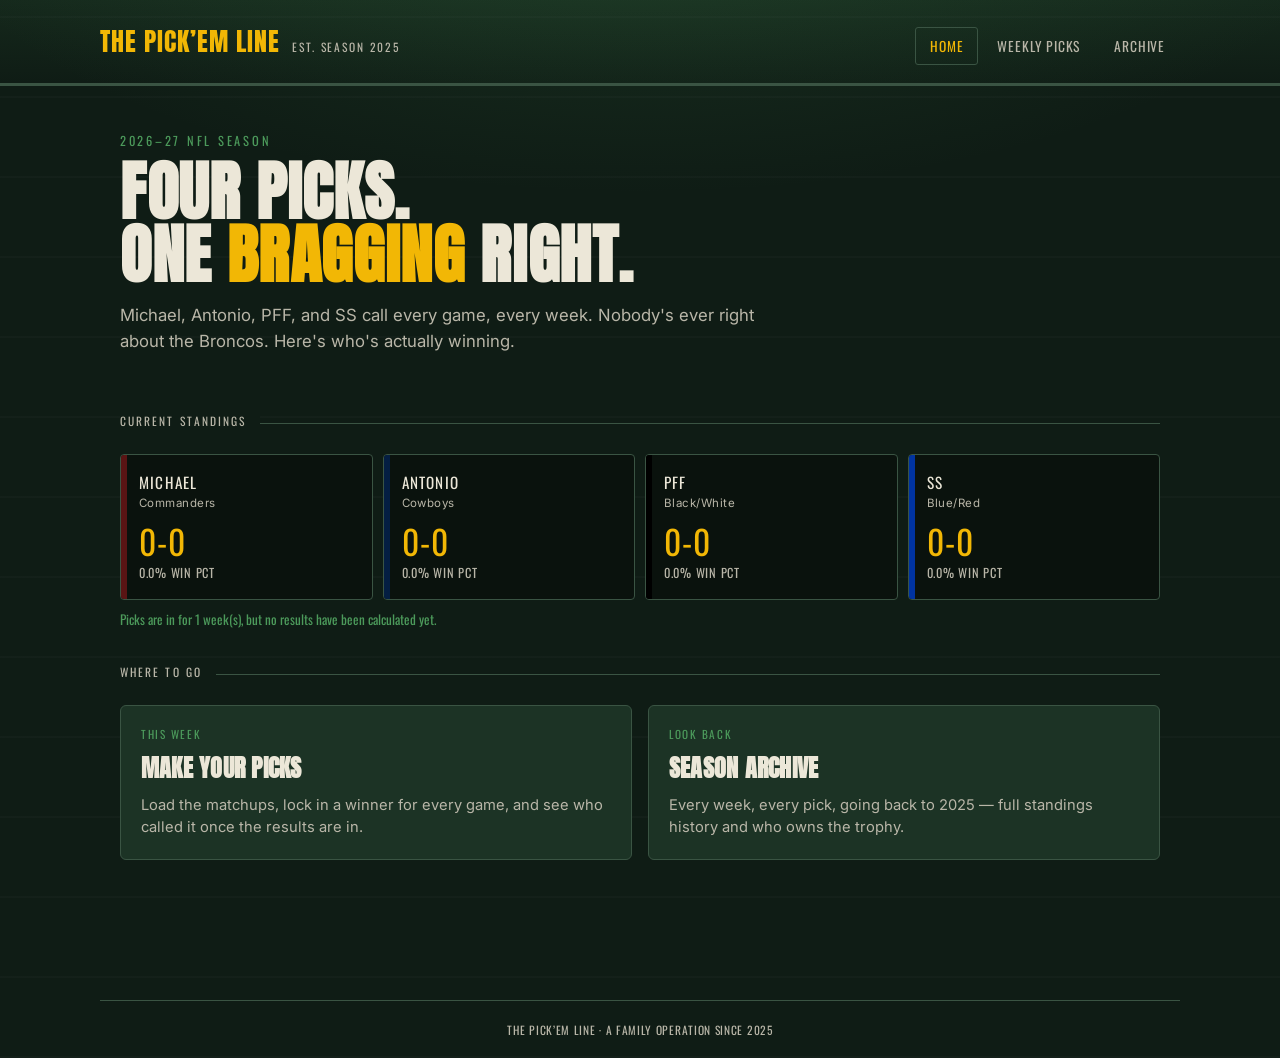
<file: index.html>
<!DOCTYPE html>
<html lang="en">
<head>
<meta charset="UTF-8">
<meta name="viewport" content="width=device-width, initial-scale=1.0">
<title>The Pick&rsquo;em Line &mdash; NFL 2026&ndash;27</title>
<link rel="preconnect" href="https://fonts.googleapis.com">
<link href="https://fonts.googleapis.com/css2?family=Anton&family=Oswald:wght@400;500;600&family=Inter:wght@400;500;600&display=swap" rel="stylesheet">
<link rel="stylesheet" href="assets/style.css">
</head>
<body>

<header class="site-header">
  <div class="site-header-inner">
    <div class="brand">
      <a href="index.html" class="brand-mark">The Pick&rsquo;em Line</a>
      <span class="brand-tag">Est. Season 2025</span>
    </div>
    <nav class="site-nav">
      <a href="index.html" class="active">Home</a>
      <a href="picks.html">Weekly Picks</a>
      <a href="archive.html">Archive</a>
    </nav>
  </div>
</header>

<main class="page">

  <section class="hero">
    <p class="hero-eyebrow">2026&ndash;27 NFL Season</p>
    <h1>Four picks.<br>One <span class="accent">bragging</span> right.</h1>
    <p class="lede">
      Michael, Antonio, PFF, and SS call every game, every week. Nobody's ever right
      about the Broncos. Here's who's actually winning.
    </p>
  </section>

  <div class="yard-divider" data-label="Current Standings"></div>

  <section>
    <div id="scoreboard" class="scoreboard">
      <!-- filled by JS -->
    </div>
    <p id="scoreboard-note" class="status-line"></p>
  </section>

  <div class="yard-divider" data-label="Where to go"></div>

  <section class="cards-grid">
    <a href="picks.html" class="link-card">
      <p class="lc-eyebrow">This week</p>
      <h3>Make Your Picks</h3>
      <p>Load the matchups, lock in a winner for every game, and see who called it once the results are in.</p>
    </a>
    <a href="archive.html" class="link-card">
      <p class="lc-eyebrow">Look back</p>
      <h3>Season Archive</h3>
      <p>Every week, every pick, going back to 2025 &mdash; full standings history and who owns the trophy.</p>
    </a>
  </section>

</main>

<footer class="site-footer">The Pick&rsquo;em Line &middot; A Family Operation Since 2025</footer>

<script src="assets/players.js"></script>
<script src="assets/app.js"></script>
<script>
  (async function init() {
    const weeks = await fetchSeasonWeeks(SEASON);
    const record = computeStandings(weeks);
    const board = document.getElementById("scoreboard");
    const note = document.getElementById("scoreboard-note");

    renderScoreboard(board, record);

    const anyGames = Object.values(record).some((r) => r.wins + r.losses > 0);
    if (weeks.length === 0) {
      note.textContent = "No weeks posted yet for the " + SEASON + " season \u2014 head to Weekly Picks to get Week 1 started.";
    } else if (!anyGames) {
      note.textContent = "Picks are in for " + weeks.length + " week(s), but no results have been calculated yet.";
    } else {
      note.textContent = "";
    }
  })();
</script>
</body>
</html>
</file>
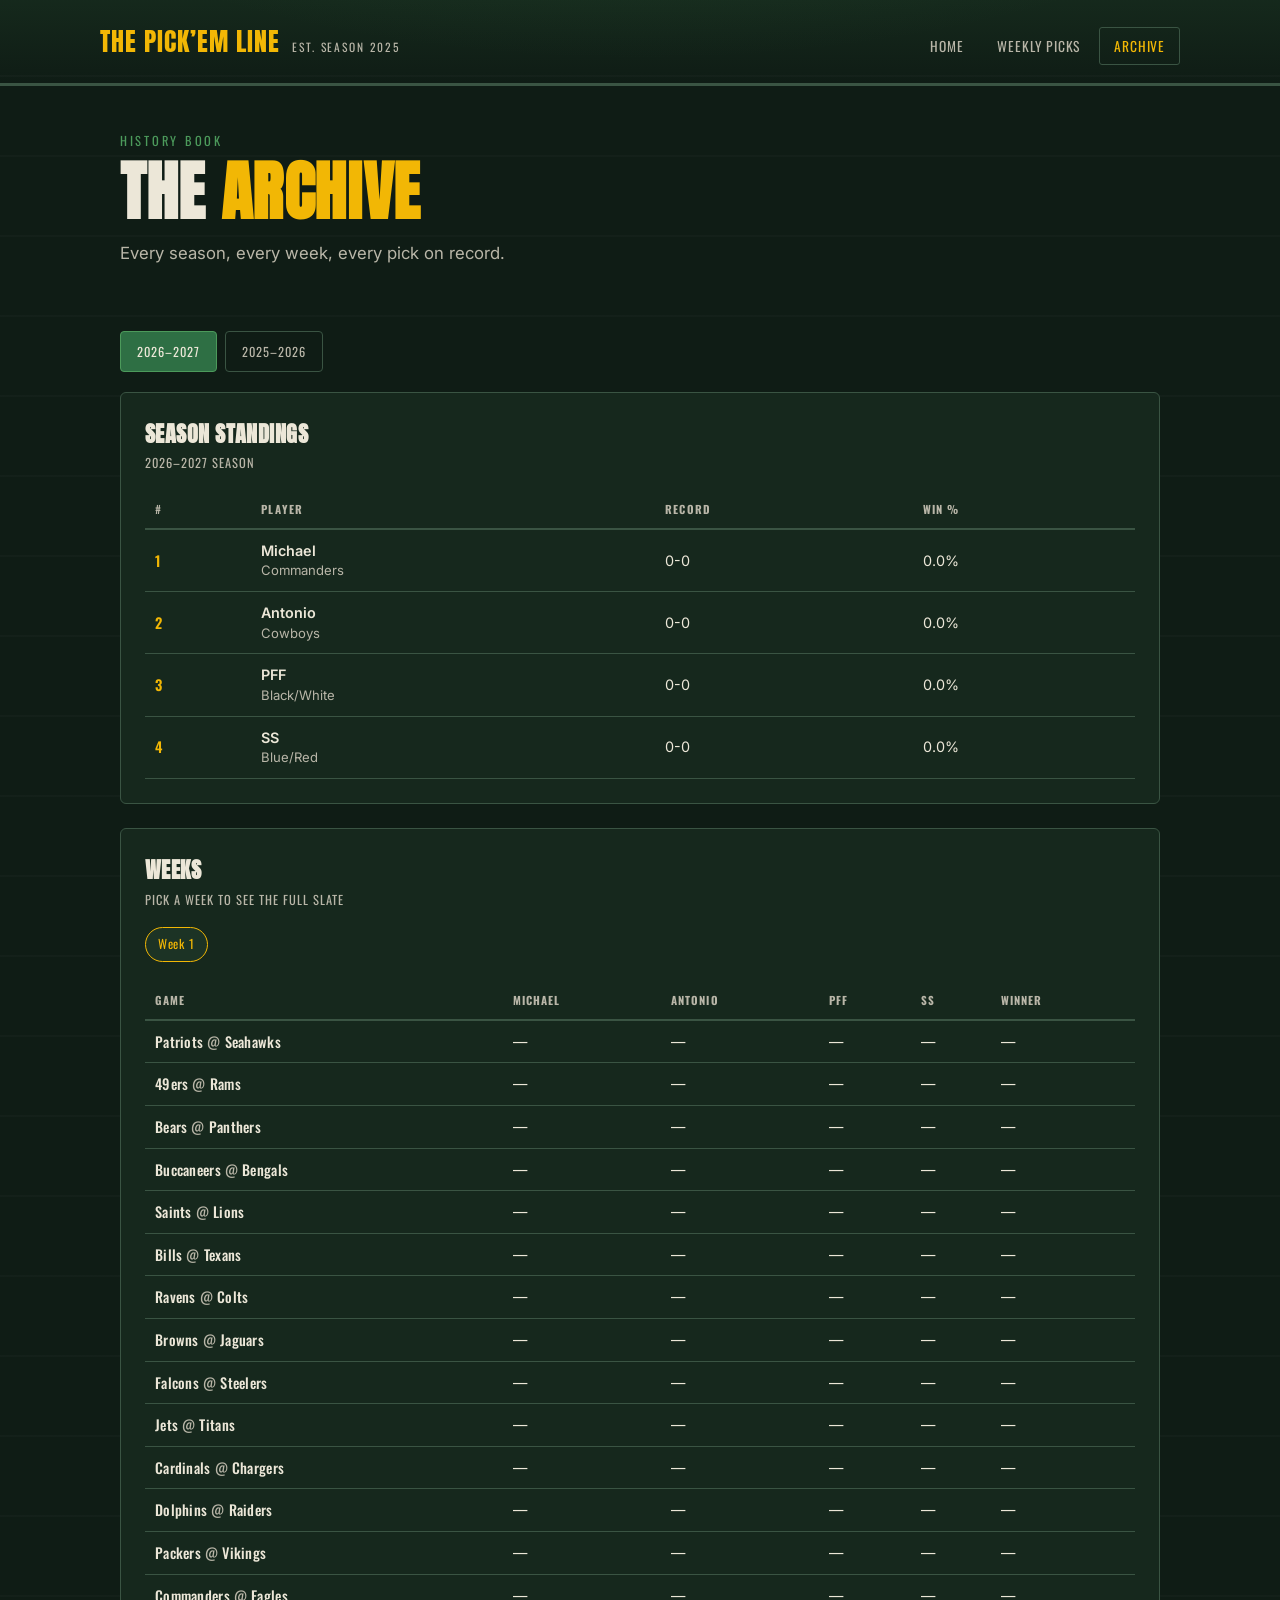
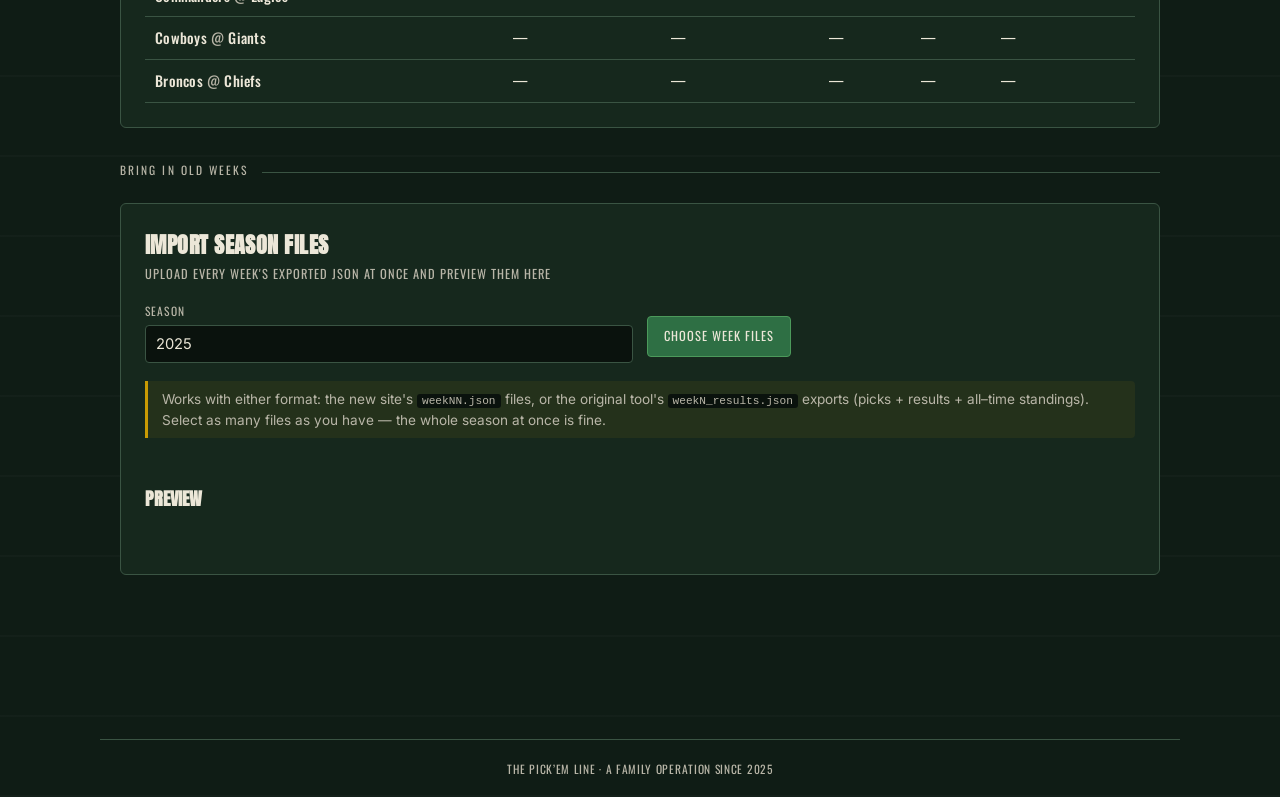
<file: archive.html>
<!DOCTYPE html>
<html lang="en">
<head>
<meta charset="UTF-8">
<meta name="viewport" content="width=device-width, initial-scale=1.0">
<title>Archive &mdash; The Pick&rsquo;em Line</title>
<link rel="preconnect" href="https://fonts.googleapis.com">
<link href="https://fonts.googleapis.com/css2?family=Anton&family=Oswald:wght@400;500;600&family=Inter:wght@400;500;600&display=swap" rel="stylesheet">
<link rel="stylesheet" href="assets/style.css">
</head>
<body>

<header class="site-header">
  <div class="site-header-inner">
    <div class="brand">
      <a href="index.html" class="brand-mark">The Pick&rsquo;em Line</a>
      <span class="brand-tag">Est. Season 2025</span>
    </div>
    <nav class="site-nav">
      <a href="index.html">Home</a>
      <a href="picks.html">Weekly Picks</a>
      <a href="archive.html" class="active">Archive</a>
    </nav>
  </div>
</header>

<main class="page">

  <section class="hero">
    <p class="hero-eyebrow">History Book</p>
    <h1>The <span class="accent">Archive</span></h1>
    <p class="lede">Every season, every week, every pick on record.</p>
  </section>

  <div class="season-tabs" id="season-tabs"></div>

  <section class="panel">
    <h2>Season Standings</h2>
    <p class="panel-sub" id="season-standings-sub"></p>
    <div id="season-standings"></div>
  </section>

  <section class="panel">
    <h2>Weeks</h2>
    <p class="panel-sub">Pick a week to see the full slate</p>
    <div id="week-list" class="week-list"></div>
    <div id="week-detail"></div>
  </section>

  <div class="yard-divider" data-label="Bring in old weeks"></div>

  <section class="panel">
    <h2>Import Season Files</h2>
    <p class="panel-sub">Upload every week's exported JSON at once and preview them here</p>

    <div class="field-row">
      <div>
        <label for="import-season">Season</label>
        <input type="text" id="import-season" placeholder="2025">
      </div>
      <div style="align-self:end;">
        <label class="btn file-label">
          Choose Week Files
          <input type="file" id="import-files" accept="application/json" multiple style="display:none;">
        </label>
      </div>
    </div>

    <div class="tip">
      Works with either format: the new site's <code>weekNN.json</code> files, or the original
      tool's <code>weekN_results.json</code> exports (picks + results + all&ndash;time standings).
      Select as many files as you have &mdash; the whole season at once is fine.
    </div>

    <p id="import-status" class="status-line"></p>

    <div id="import-preview">
      <h3 style="font-family:var(--font-display); text-transform:uppercase; font-size:1.1rem;">Preview</h3>
      <div id="import-standings"></div>
      <div id="import-week-pills" class="week-list" style="margin-top:16px;"></div>
      <div id="import-week-detail"></div>
    </div>

    <div class="btn-row" id="import-download-row" style="display:none;">
      <button id="btn-download-bundle" class="amber" type="button">Download data/&lt;season&gt;/ bundle</button>
    </div>
  </section>

</main>

<footer class="site-footer">The Pick&rsquo;em Line &middot; A Family Operation Since 2025</footer>

<script src="assets/players.js"></script>
<script src="assets/app.js"></script>
<script src="assets/archive.js"></script>
<script src="assets/import-legacy.js"></script>
</body>
</html>
</file>
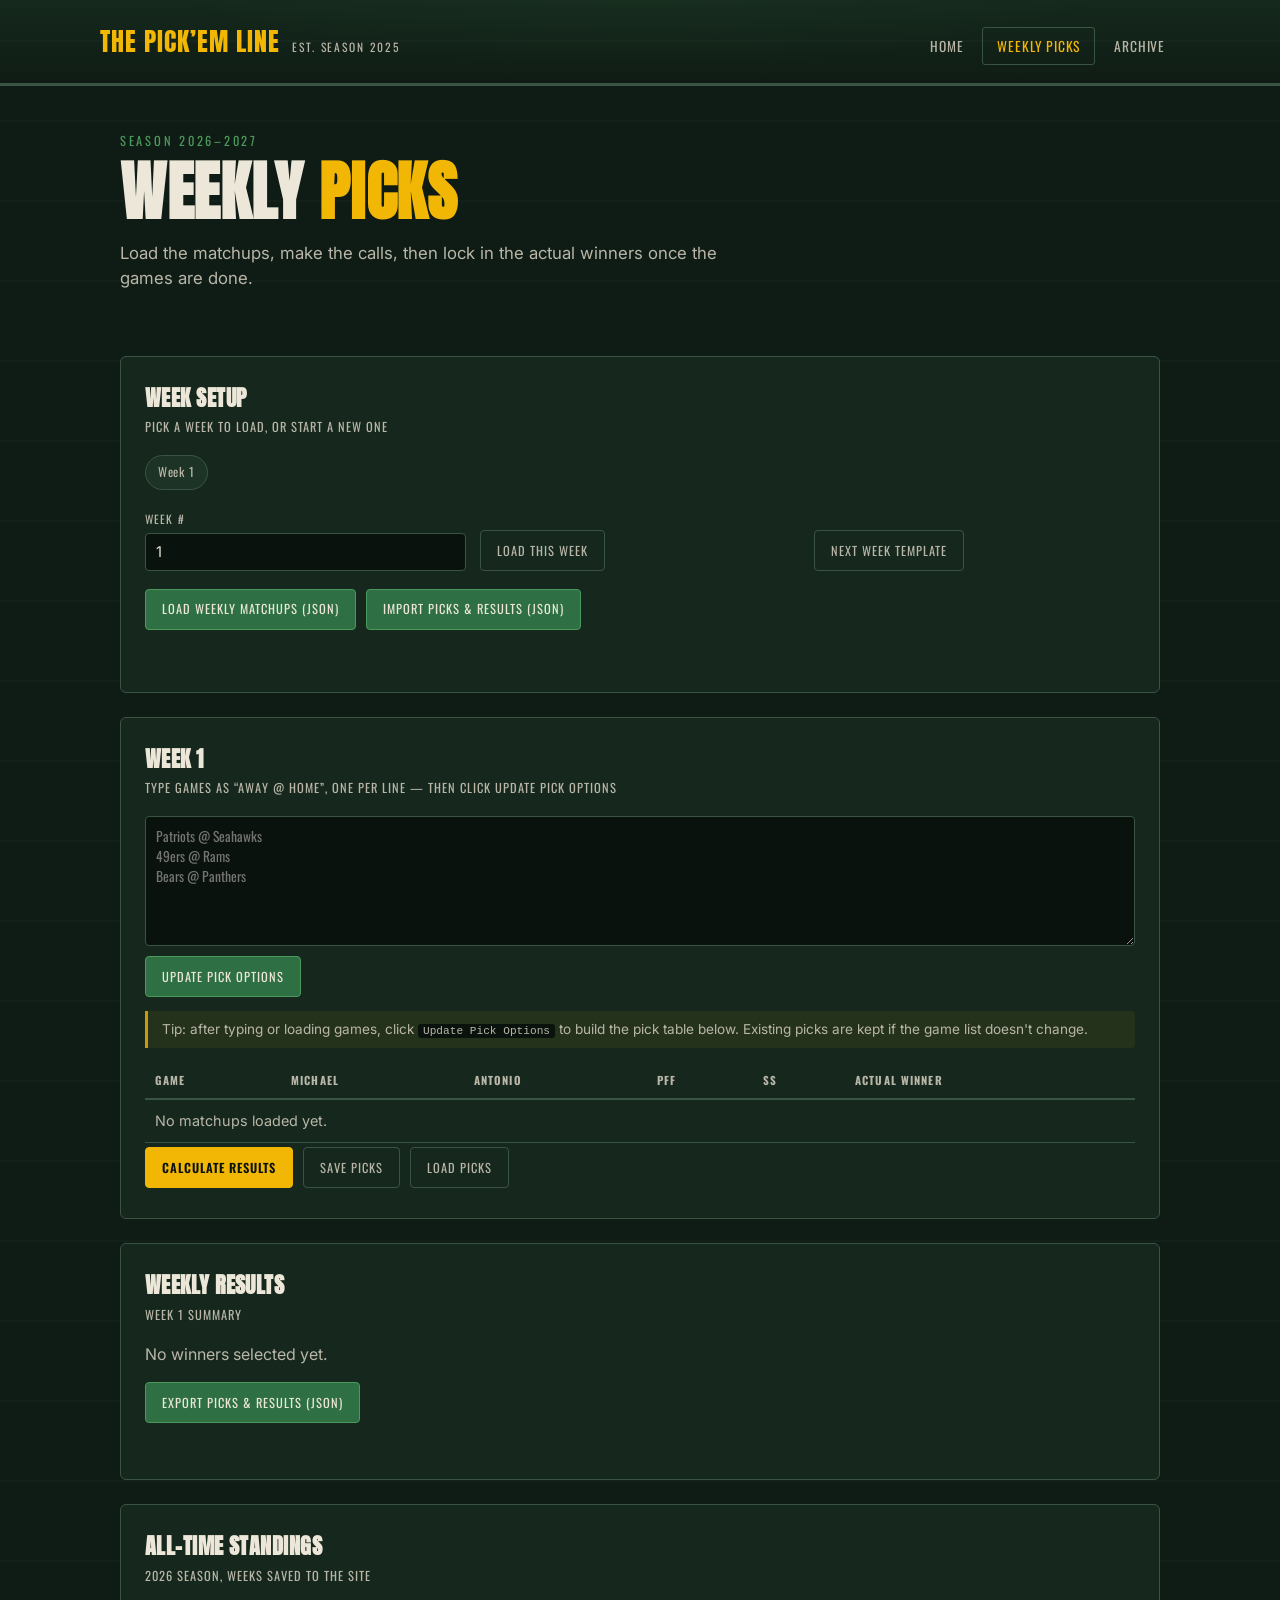
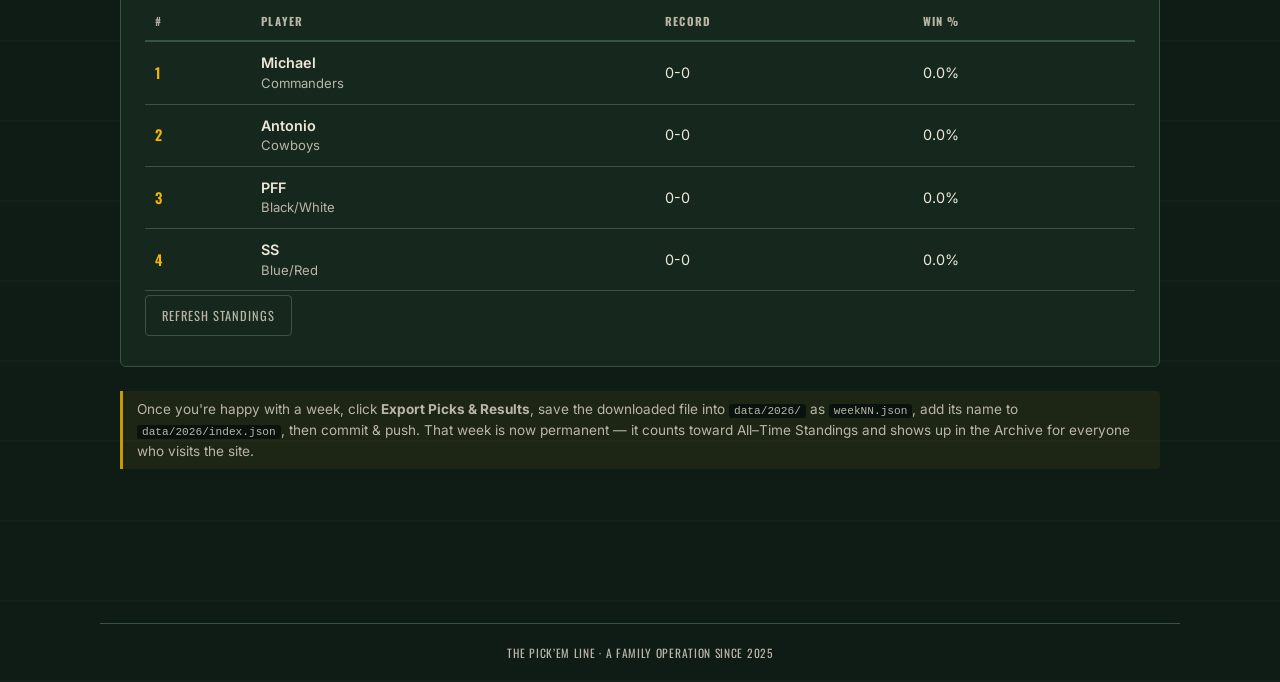
<file: picks.html>
<!DOCTYPE html>
<html lang="en">
<head>
<meta charset="UTF-8">
<meta name="viewport" content="width=device-width, initial-scale=1.0">
<title>Weekly Picks &mdash; The Pick&rsquo;em Line</title>
<link rel="preconnect" href="https://fonts.googleapis.com">
<link href="https://fonts.googleapis.com/css2?family=Anton&family=Oswald:wght@400;500;600&family=Inter:wght@400;500;600&display=swap" rel="stylesheet">
<link rel="stylesheet" href="assets/style.css">
</head>
<body>

<header class="site-header">
  <div class="site-header-inner">
    <div class="brand">
      <a href="index.html" class="brand-mark">The Pick&rsquo;em Line</a>
      <span class="brand-tag">Est. Season 2025</span>
    </div>
    <nav class="site-nav">
      <a href="index.html">Home</a>
      <a href="picks.html" class="active">Weekly Picks</a>
      <a href="archive.html">Archive</a>
    </nav>
  </div>
</header>

<main class="page">

  <section class="hero">
    <p class="hero-eyebrow">Season <span id="season-label"></span></p>
    <h1>Weekly <span class="accent">Picks</span></h1>
    <p class="lede">Load the matchups, make the calls, then lock in the actual winners once the games are done.</p>
  </section>

  <!-- ============ Week controls ============ -->
  <section class="panel">
    <h2>Week Setup</h2>
    <p class="panel-sub">Pick a week to load, or start a new one</p>

    <div id="week-pills" class="week-list"></div>

    <div class="field-row">
      <div>
        <label for="week-number">Week #</label>
        <input type="number" id="week-number" min="1" max="22" value="1">
      </div>
      <div style="align-self:end;">
        <button id="btn-load-committed" class="secondary" type="button">Load This Week</button>
      </div>
      <div style="align-self:end;">
        <button id="btn-next-week" class="secondary" type="button">Next Week Template</button>
      </div>
    </div>

    <div class="btn-row">
      <label class="btn file-label">
        Load Weekly Matchups (JSON)
        <input type="file" id="file-load-matchups" accept="application/json" style="display:none;">
      </label>
      <label class="btn file-label">
        Import Picks &amp; Results (JSON)
        <input type="file" id="file-import-week" accept="application/json" style="display:none;">
      </label>
    </div>

    <p id="week-status" class="status-line"></p>
  </section>

  <!-- ============ Matchups ============ -->
  <section class="panel">
    <h2 id="matchups-title">Week 1 Matchups</h2>
    <p class="panel-sub">Type games as &ldquo;Away @ Home&rdquo;, one per line &mdash; then click Update Pick Options</p>

    <textarea id="matchup-text" placeholder="Patriots @ Seahawks&#10;49ers @ Rams&#10;Bears @ Panthers"></textarea>
    <div class="btn-row">
      <button id="btn-update-options" type="button">Update Pick Options</button>
    </div>

    <div class="tip">Tip: after typing or loading games, click <code>Update Pick Options</code> to build the pick table below. Existing picks are kept if the game list doesn't change.</div>

    <div class="table-wrap">
      <table id="picks-table">
        <thead>
          <tr id="picks-table-head"></tr>
        </thead>
        <tbody id="picks-table-body">
          <tr><td colspan="6" style="color:var(--chalk-dim);">No matchups loaded yet.</td></tr>
        </tbody>
      </table>
    </div>

    <div class="btn-row">
      <button id="btn-calculate" class="amber" type="button">Calculate Results</button>
      <button id="btn-save" class="secondary" type="button">Save Picks</button>
      <button id="btn-load" class="secondary" type="button">Load Picks</button>
    </div>
  </section>

  <!-- ============ Weekly results ============ -->
  <section class="panel">
    <h2>Weekly Results</h2>
    <p class="panel-sub">Week <span id="results-week-num">1</span> summary</p>
    <div id="weekly-results">
      <p style="color:var(--chalk-dim);">No winners selected yet.</p>
    </div>
    <div class="btn-row">
      <button id="btn-export" type="button">Export Picks &amp; Results (JSON)</button>
    </div>
    <p id="export-status" class="status-line"></p>
  </section>

  <!-- ============ All-time standings ============ -->
  <section class="panel">
    <h2>All&ndash;Time Standings</h2>
    <p class="panel-sub" id="alltime-sub"><span id="season-label-2"></span> season, weeks saved to the site</p>
    <div id="alltime-standings"></div>
    <div class="btn-row">
      <button id="btn-refresh-alltime" class="secondary" type="button">Refresh Standings</button>
    </div>
  </section>

  <div class="tip">
    Once you're happy with a week, click <strong>Export Picks &amp; Results</strong>, save the downloaded file
    into <code>data/2026/</code> as <code>weekNN.json</code>, add its name to <code>data/2026/index.json</code>,
    then commit &amp; push. That week is now permanent &mdash; it counts toward All&ndash;Time Standings and shows up
    in the Archive for everyone who visits the site.
  </div>

</main>

<footer class="site-footer">The Pick&rsquo;em Line &middot; A Family Operation Since 2025</footer>

<script src="assets/players.js"></script>
<script src="assets/app.js"></script>
<script src="assets/picks.js"></script>
</body>
</html>
</file>
<file: assets/style.css>
/* ============================================================
   NFL Pick'em — "Under the Lights" scoreboard theme
   ============================================================ */

:root {
  --bg:        #0F1C15;
  --bg-panel:  #16281D;
  --bg-panel-2:#1C3325;
  --turf:      #2E6F44;
  --turf-bright:#4C9A5B;
  --amber:     #F2B705;
  --amber-dim: #C99A03;
  --chalk:     #ECE7D8;
  --chalk-dim: #B9B6A8;
  --ink:       #0A120D;
  --line:      #3A5443;
  --danger:    #C8102E;

  --font-display: "Anton", "Arial Narrow", sans-serif;
  --font-mono:    "Oswald", "Arial Narrow", sans-serif;
  --font-body:    "Inter", -apple-system, BlinkMacSystemFont, "Segoe UI", sans-serif;
}

* { box-sizing: border-box; }

html { scroll-behavior: smooth; }

body {
  margin: 0;
  background:
    radial-gradient(1200px 500px at 50% -10%, rgba(76,154,91,0.18), transparent 60%),
    repeating-linear-gradient(0deg, rgba(255,255,255,0.02) 0 2px, transparent 2px 80px),
    var(--bg);
  color: var(--chalk);
  font-family: var(--font-body);
  line-height: 1.5;
  min-height: 100vh;
}

a { color: inherit; }

::selection { background: var(--amber); color: var(--ink); }

/* ---------- Layout shell ---------- */

.page {
  max-width: 1080px;
  margin: 0 auto;
  padding: 0 20px 80px;
}

.site-header {
  border-bottom: 3px solid var(--line);
  padding: 22px 20px 18px;
  margin-bottom: 36px;
  background: linear-gradient(180deg, rgba(76,154,91,0.10), transparent);
}

.site-header-inner {
  max-width: 1080px;
  margin: 0 auto;
  display: flex;
  align-items: baseline;
  justify-content: space-between;
  flex-wrap: wrap;
  gap: 12px;
}

.brand {
  display: flex;
  align-items: baseline;
  gap: 12px;
}

.brand-mark {
  font-family: var(--font-display);
  font-size: 1.6rem;
  letter-spacing: 0.04em;
  color: var(--amber);
  text-decoration: none;
  text-transform: uppercase;
}

.brand-tag {
  font-family: var(--font-mono);
  font-size: 0.72rem;
  letter-spacing: 0.16em;
  text-transform: uppercase;
  color: var(--chalk-dim);
}

nav.site-nav {
  display: flex;
  gap: 4px;
  font-family: var(--font-mono);
  font-size: 0.85rem;
  letter-spacing: 0.06em;
  text-transform: uppercase;
}

nav.site-nav a {
  padding: 8px 14px;
  text-decoration: none;
  color: var(--chalk-dim);
  border: 1px solid transparent;
  border-radius: 3px;
  transition: border-color 0.15s, color 0.15s;
}

nav.site-nav a:hover,
nav.site-nav a.active {
  color: var(--amber);
  border-color: var(--line);
}

/* ---------- Hero ---------- */

.hero {
  padding: 10px 0 8px;
  margin-bottom: 40px;
}

.hero-eyebrow {
  font-family: var(--font-mono);
  font-size: 0.78rem;
  letter-spacing: 0.22em;
  text-transform: uppercase;
  color: var(--turf-bright);
  margin: 0 0 10px;
}

.hero h1 {
  font-family: var(--font-display);
  font-size: clamp(2.4rem, 6vw, 4rem);
  line-height: 0.98;
  letter-spacing: 0.01em;
  text-transform: uppercase;
  margin: 0 0 14px;
  color: var(--chalk);
}

.hero h1 .accent { color: var(--amber); }

.hero p.lede {
  max-width: 640px;
  color: var(--chalk-dim);
  font-size: 1.05rem;
}

/* ---------- Yard-line divider ---------- */

.yard-divider {
  position: relative;
  height: 1px;
  background: var(--line);
  margin: 44px 0 30px;
}

.yard-divider::before {
  content: attr(data-label);
  position: absolute;
  left: 0;
  top: -11px;
  background: var(--bg);
  padding-right: 14px;
  font-family: var(--font-mono);
  font-size: 0.72rem;
  letter-spacing: 0.18em;
  text-transform: uppercase;
  color: var(--chalk-dim);
}

/* ---------- Scoreboard widget (signature element) ---------- */

.scoreboard {
  display: grid;
  grid-template-columns: repeat(auto-fit, minmax(220px, 1fr));
  gap: 10px;
  margin: 20px 0 10px;
}

.score-panel {
  background: var(--ink);
  border: 1px solid var(--line);
  border-radius: 4px;
  padding: 16px 18px;
  position: relative;
  overflow: hidden;
}

.score-panel::before {
  content: "";
  position: absolute;
  left: 0; top: 0; bottom: 0;
  width: 6px;
  background: var(--panel-color, var(--turf-bright));
}

.score-panel .p-name {
  font-family: var(--font-mono);
  font-size: 0.95rem;
  letter-spacing: 0.08em;
  text-transform: uppercase;
  color: var(--chalk);
  margin: 0 0 2px;
}

.score-panel .p-team {
  font-size: 0.72rem;
  color: var(--chalk-dim);
  margin: 0 0 12px;
  letter-spacing: 0.04em;
}

.score-panel .p-record {
  font-family: var(--font-mono);
  font-size: 2.1rem;
  letter-spacing: 0.03em;
  color: var(--amber);
  font-variant-numeric: tabular-nums;
  line-height: 1;
}

.score-panel .p-pct {
  font-family: var(--font-mono);
  font-size: 0.78rem;
  color: var(--chalk-dim);
  margin-top: 6px;
  letter-spacing: 0.06em;
}

.score-panel.is-leader .p-record { color: var(--turf-bright); }
.score-panel.is-leader::after {
  content: "LEADER";
  position: absolute;
  right: 10px; top: 10px;
  font-family: var(--font-mono);
  font-size: 0.6rem;
  letter-spacing: 0.14em;
  color: var(--turf-bright);
  border: 1px solid var(--turf-bright);
  padding: 2px 6px;
  border-radius: 2px;
}

/* ---------- Cards / sections ---------- */

.panel {
  background: var(--bg-panel);
  border: 1px solid var(--line);
  border-radius: 6px;
  padding: 24px;
  margin-bottom: 24px;
}

.panel h2 {
  font-family: var(--font-display);
  font-size: 1.4rem;
  letter-spacing: 0.02em;
  text-transform: uppercase;
  margin: 0 0 4px;
  color: var(--chalk);
}

.panel .panel-sub {
  font-family: var(--font-mono);
  font-size: 0.78rem;
  letter-spacing: 0.08em;
  color: var(--chalk-dim);
  text-transform: uppercase;
  margin: 0 0 18px;
}

.cards-grid {
  display: grid;
  grid-template-columns: repeat(auto-fit, minmax(260px, 1fr));
  gap: 16px;
}

.link-card {
  display: block;
  text-decoration: none;
  background: var(--bg-panel-2);
  border: 1px solid var(--line);
  border-radius: 6px;
  padding: 20px;
  transition: border-color 0.15s, transform 0.15s;
}

.link-card:hover {
  border-color: var(--amber);
  transform: translateY(-2px);
}

.link-card .lc-eyebrow {
  font-family: var(--font-mono);
  font-size: 0.7rem;
  letter-spacing: 0.14em;
  text-transform: uppercase;
  color: var(--turf-bright);
  margin: 0 0 8px;
}

.link-card h3 {
  font-family: var(--font-display);
  font-size: 1.5rem;
  text-transform: uppercase;
  margin: 0 0 8px;
  letter-spacing: 0.01em;
}

.link-card p {
  color: var(--chalk-dim);
  margin: 0;
  font-size: 0.92rem;
}

/* ---------- Forms & controls ---------- */

label {
  display: block;
  font-family: var(--font-mono);
  font-size: 0.72rem;
  letter-spacing: 0.1em;
  text-transform: uppercase;
  color: var(--chalk-dim);
  margin-bottom: 6px;
}

input[type="text"],
input[type="number"],
input[type="file"],
select,
textarea {
  background: var(--ink);
  border: 1px solid var(--line);
  color: var(--chalk);
  border-radius: 4px;
  padding: 9px 10px;
  font-family: var(--font-body);
  font-size: 0.92rem;
  width: 100%;
}

textarea {
  min-height: 130px;
  font-family: var(--font-mono);
  font-size: 0.85rem;
  resize: vertical;
}

select { cursor: pointer; }

input:focus, select:focus, textarea:focus, button:focus, a:focus {
  outline: 2px solid var(--amber);
  outline-offset: 2px;
}

.field-row {
  display: grid;
  grid-template-columns: repeat(auto-fit, minmax(180px, 1fr));
  gap: 14px;
  margin-bottom: 18px;
}

.btn-row {
  display: flex;
  flex-wrap: wrap;
  gap: 10px;
  margin: 4px 0 6px;
}

button, .btn {
  font-family: var(--font-mono);
  font-size: 0.78rem;
  letter-spacing: 0.08em;
  text-transform: uppercase;
  background: var(--turf);
  color: var(--chalk);
  border: 1px solid var(--turf-bright);
  border-radius: 4px;
  padding: 10px 16px;
  cursor: pointer;
  transition: background 0.15s, transform 0.1s;
}

button:hover { background: var(--turf-bright); }
button:active { transform: translateY(1px); }

button.secondary {
  background: transparent;
  border-color: var(--line);
  color: var(--chalk-dim);
}
button.secondary:hover { border-color: var(--chalk-dim); color: var(--chalk); }

button.amber {
  background: var(--amber);
  border-color: var(--amber);
  color: var(--ink);
  font-weight: 600;
}
button.amber:hover { background: var(--amber-dim); }

button.danger {
  background: transparent;
  border-color: var(--danger);
  color: var(--danger);
}

.file-label {
  display: inline-flex;
  align-items: center;
  gap: 8px;
}

/* ---------- Tables ---------- */

.table-wrap { overflow-x: auto; }

table {
  width: 100%;
  border-collapse: collapse;
  font-size: 0.9rem;
}

thead th {
  font-family: var(--font-mono);
  font-size: 0.7rem;
  letter-spacing: 0.1em;
  text-transform: uppercase;
  color: var(--chalk-dim);
  text-align: left;
  padding: 10px 10px;
  border-bottom: 2px solid var(--line);
  white-space: nowrap;
}

tbody td {
  padding: 10px;
  border-bottom: 1px solid var(--line);
  vertical-align: middle;
}

tbody tr:hover { background: rgba(255,255,255,0.02); }

.game-matchup {
  font-family: var(--font-mono);
  font-weight: 500;
  letter-spacing: 0.02em;
  white-space: nowrap;
}

.game-matchup .at { color: var(--chalk-dim); font-weight: 400; margin: 0 4px; }

.pick-select-correct { color: var(--turf-bright); font-weight: 600; }
.pick-select-wrong { color: var(--danger); }

.standings-rank {
  font-family: var(--font-mono);
  color: var(--amber);
  font-weight: 600;
}

.standings-name { font-weight: 600; }
.standings-team { color: var(--chalk-dim); font-size: 0.82rem; }

/* ---------- Misc ---------- */

.tip {
  font-size: 0.85rem;
  color: var(--chalk-dim);
  border-left: 3px solid var(--amber-dim);
  padding: 8px 14px;
  background: rgba(242,183,5,0.06);
  border-radius: 0 4px 4px 0;
  margin: 14px 0;
}

.tip code {
  background: var(--ink);
  padding: 1px 5px;
  border-radius: 3px;
  font-size: 0.82em;
}

.empty-state {
  text-align: center;
  padding: 40px 20px;
  color: var(--chalk-dim);
}

.empty-state h3 {
  font-family: var(--font-display);
  text-transform: uppercase;
  color: var(--chalk);
  font-size: 1.3rem;
  margin-bottom: 8px;
}

.status-line {
  font-family: var(--font-mono);
  font-size: 0.82rem;
  color: var(--turf-bright);
  min-height: 1.2em;
  margin: 8px 0;
}
.status-line.is-error { color: var(--danger); }

.season-tabs {
  display: flex;
  gap: 8px;
  margin-bottom: 20px;
  flex-wrap: wrap;
}

.season-tabs button {
  background: transparent;
  border-color: var(--line);
  color: var(--chalk-dim);
}

.season-tabs button.active {
  background: var(--turf);
  border-color: var(--turf-bright);
  color: var(--chalk);
}

.week-list {
  display: flex;
  flex-wrap: wrap;
  gap: 8px;
  margin-bottom: 20px;
}

.week-pill {
  font-family: var(--font-mono);
  font-size: 0.78rem;
  letter-spacing: 0.06em;
  padding: 7px 12px;
  border: 1px solid var(--line);
  border-radius: 999px;
  cursor: pointer;
  background: var(--bg-panel-2);
  color: var(--chalk-dim);
}

.week-pill.active {
  border-color: var(--amber);
  color: var(--amber);
}

footer.site-footer {
  max-width: 1080px;
  margin: 60px auto 0;
  padding: 20px;
  border-top: 1px solid var(--line);
  font-family: var(--font-mono);
  font-size: 0.72rem;
  letter-spacing: 0.06em;
  color: var(--chalk-dim);
  text-transform: uppercase;
  text-align: center;
}

@media (max-width: 640px) {
  .site-header-inner { flex-direction: column; align-items: flex-start; }
  .hero h1 { font-size: 2.2rem; }
}
</file>
